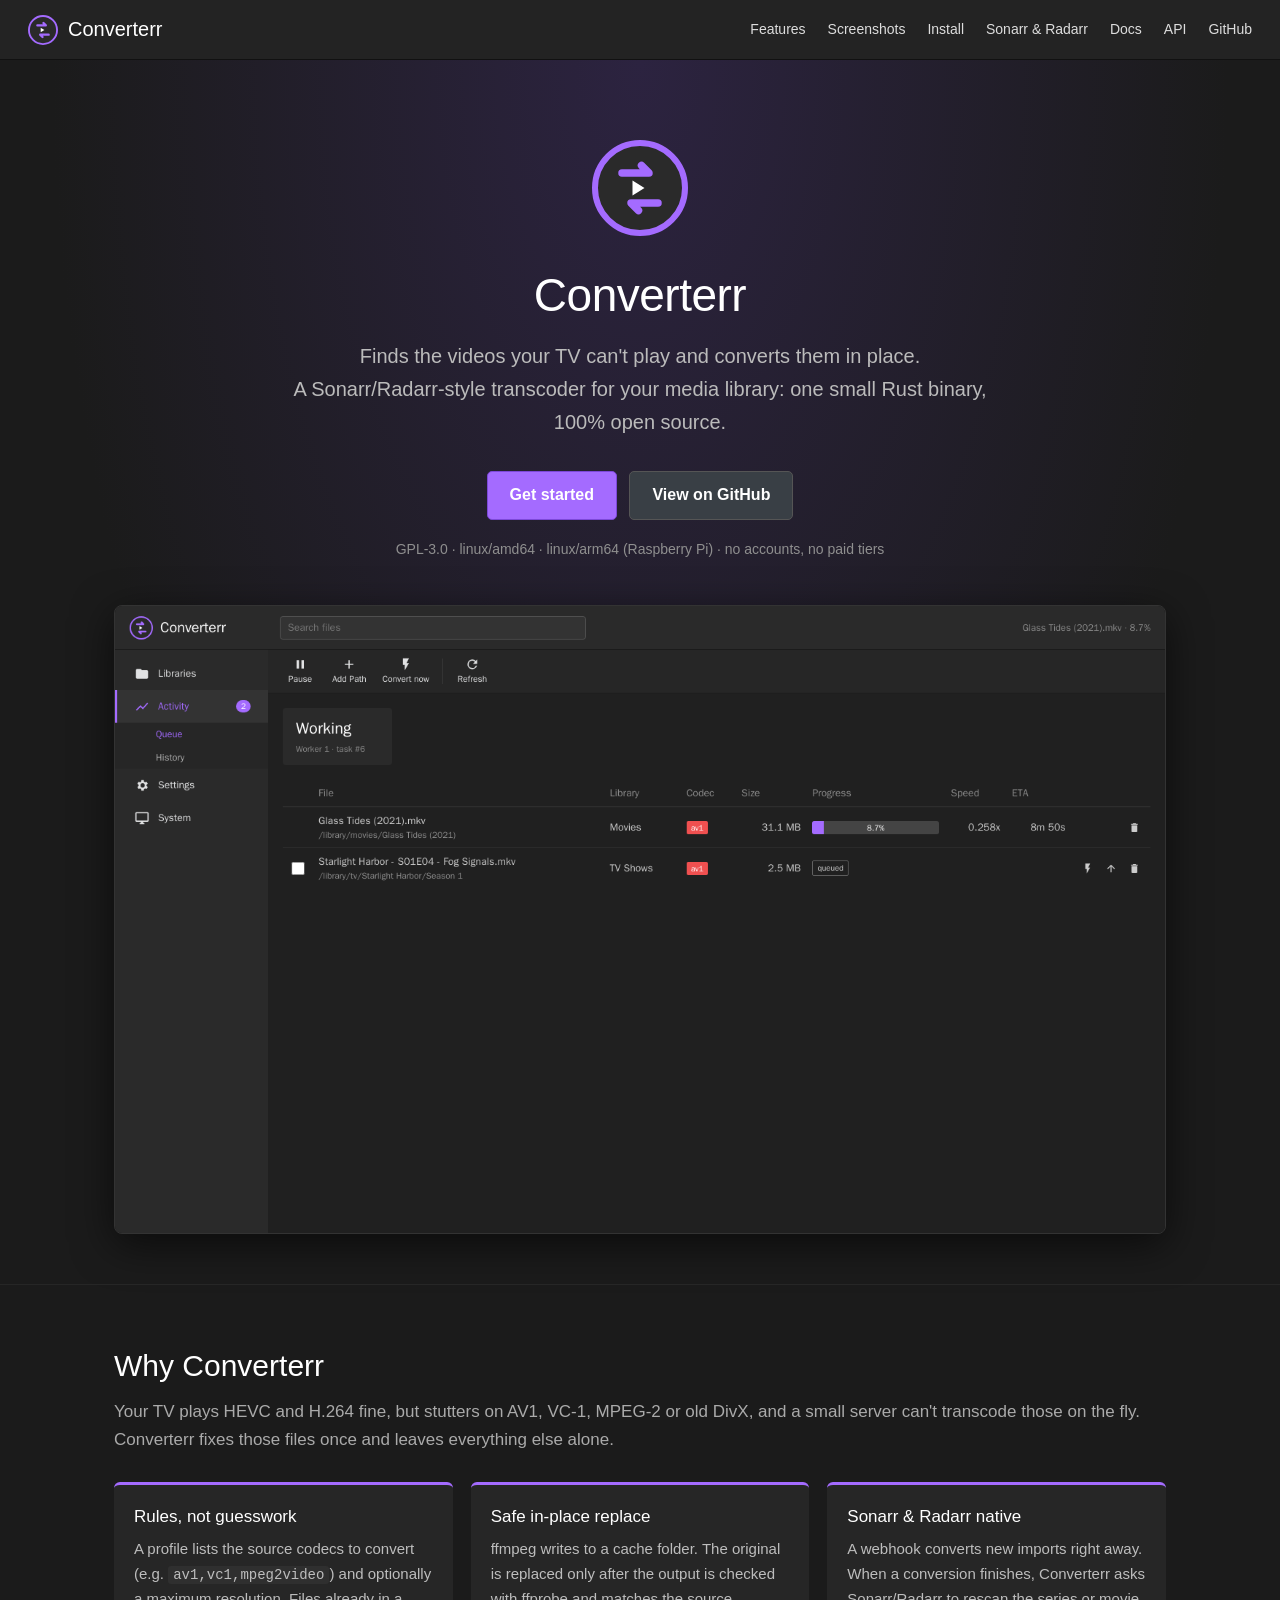
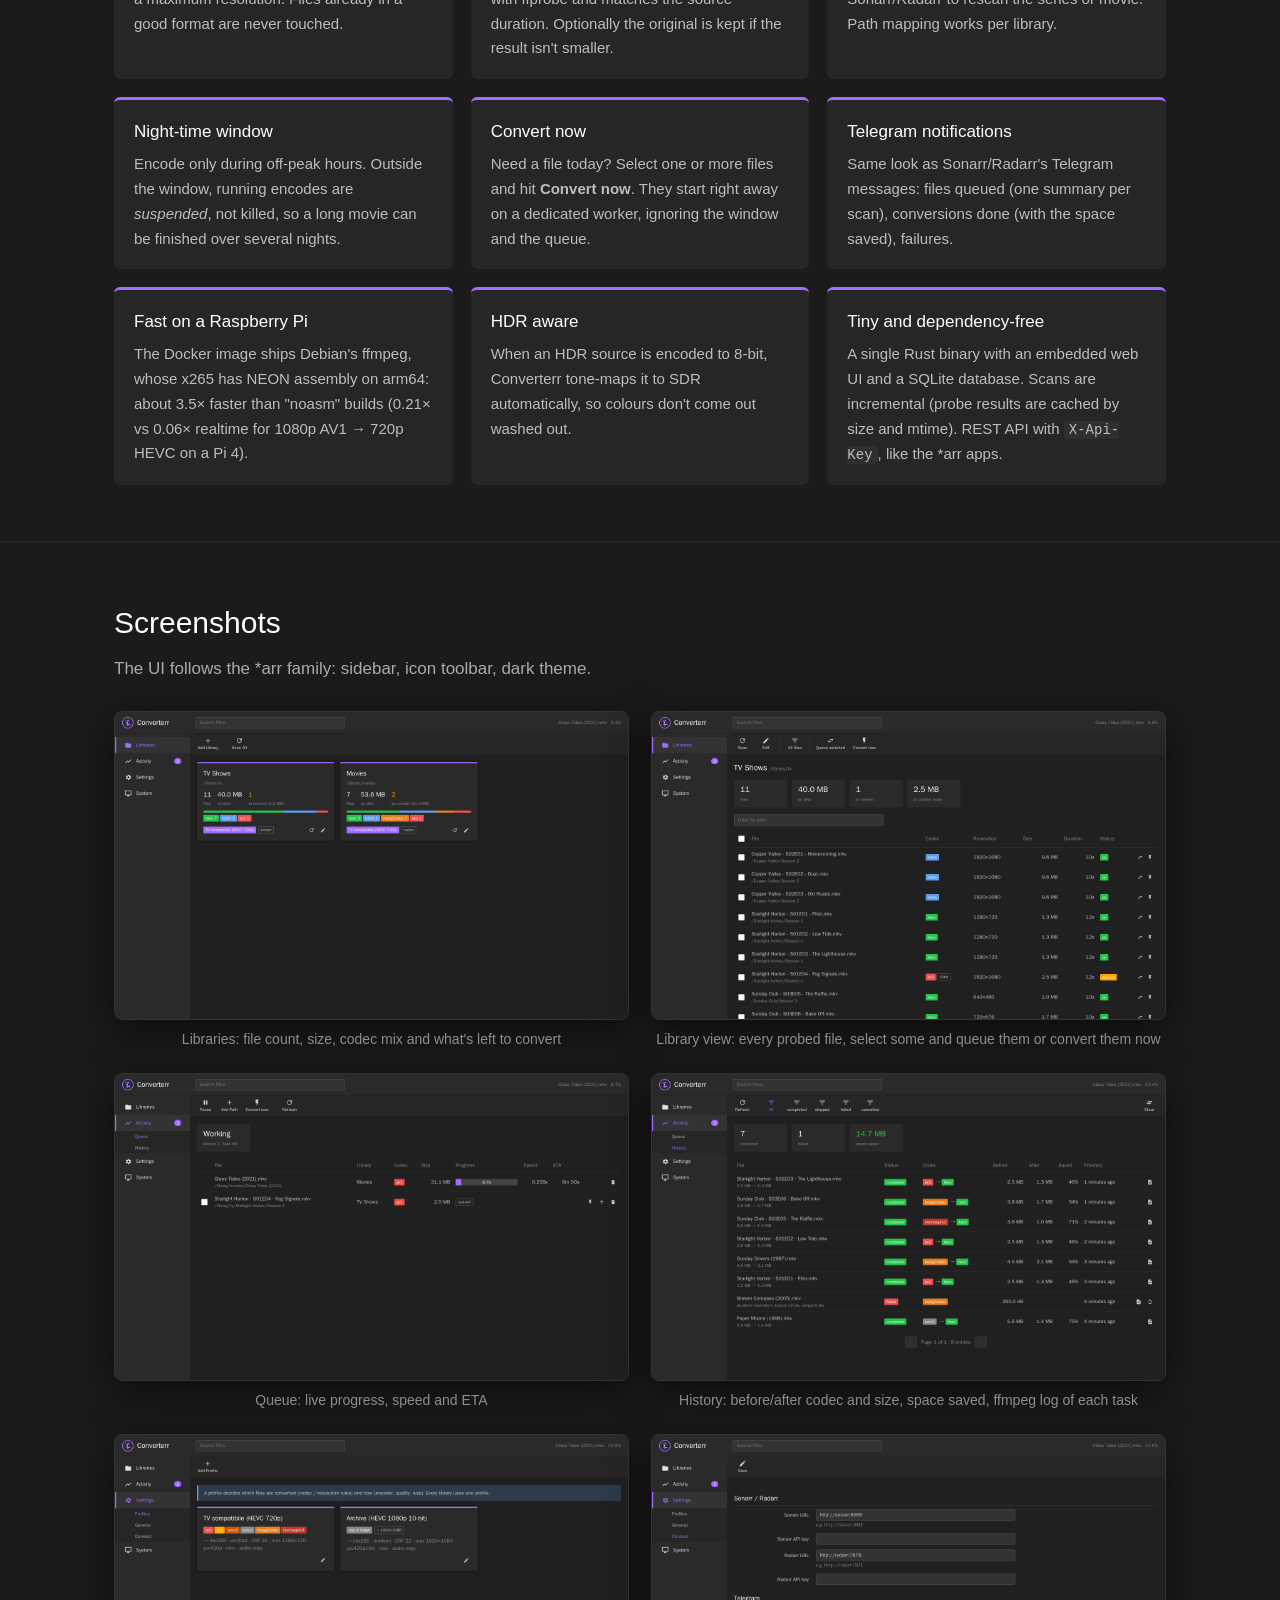
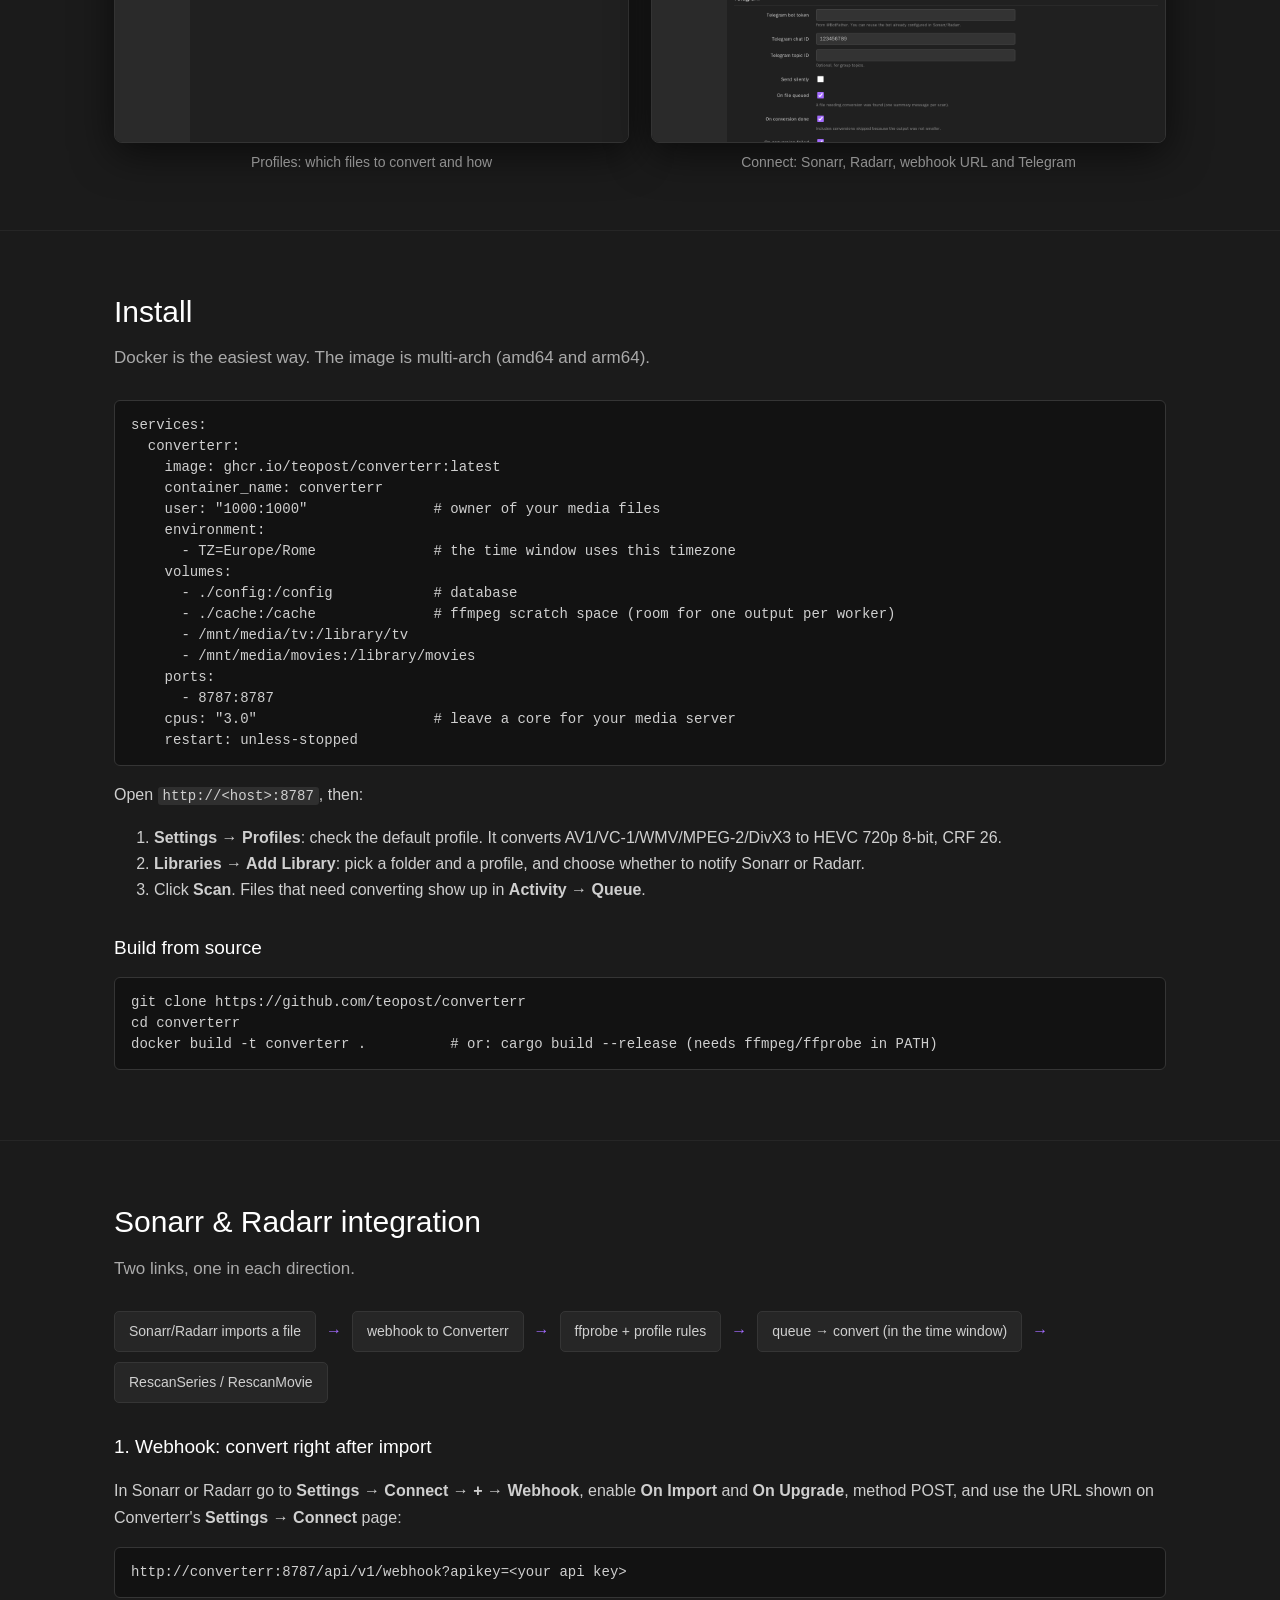
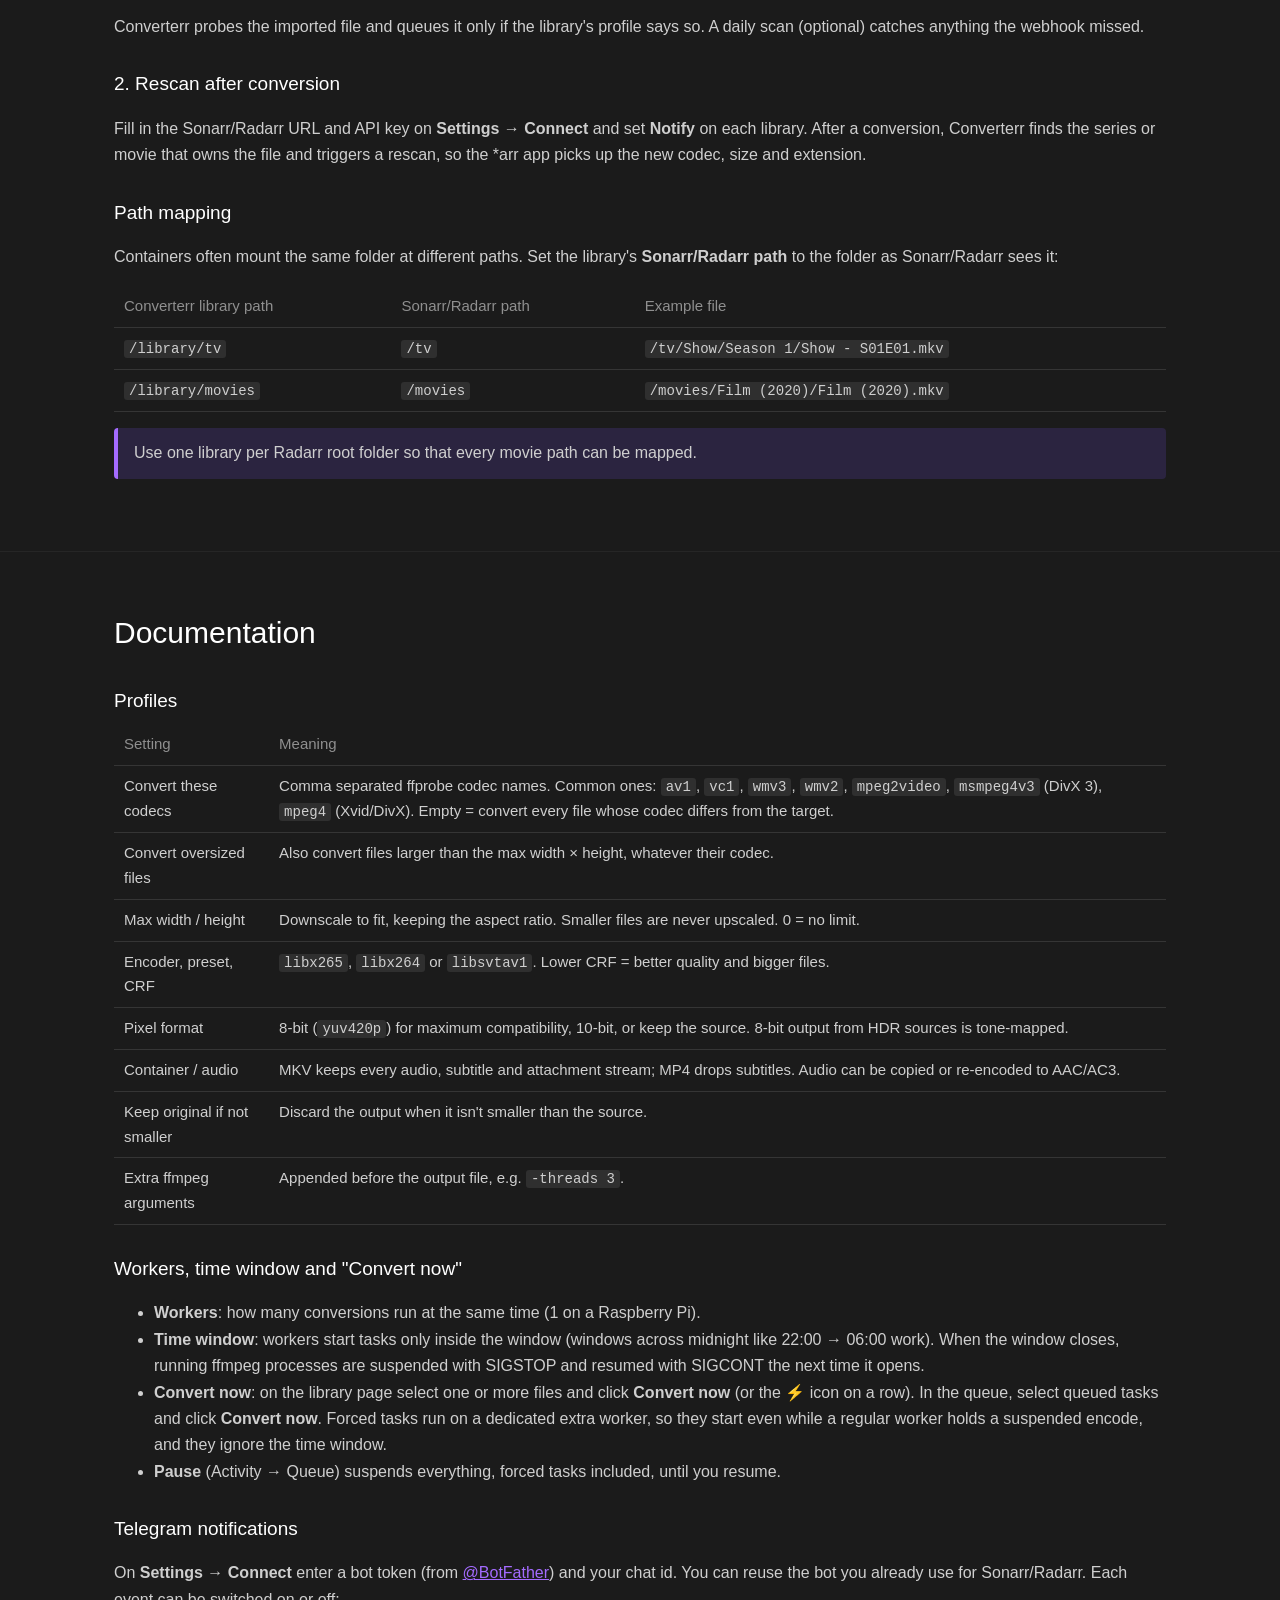
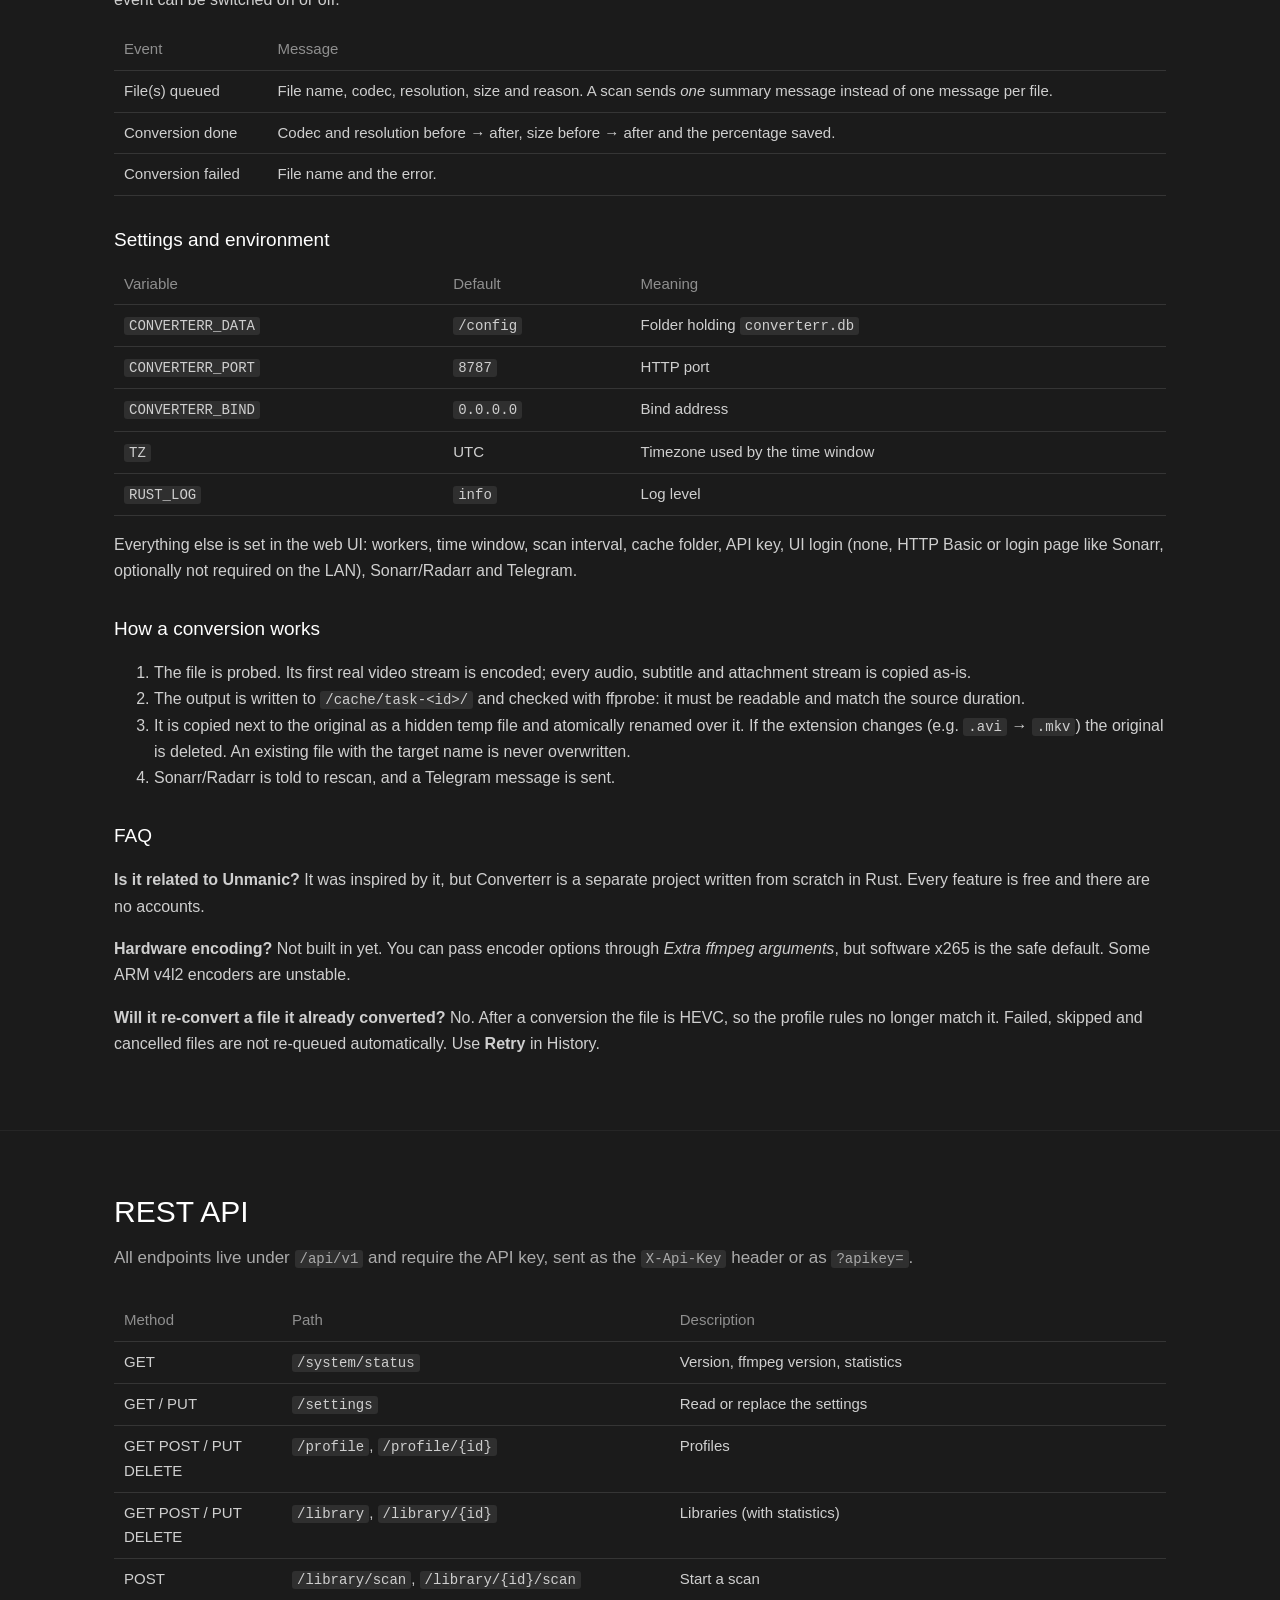
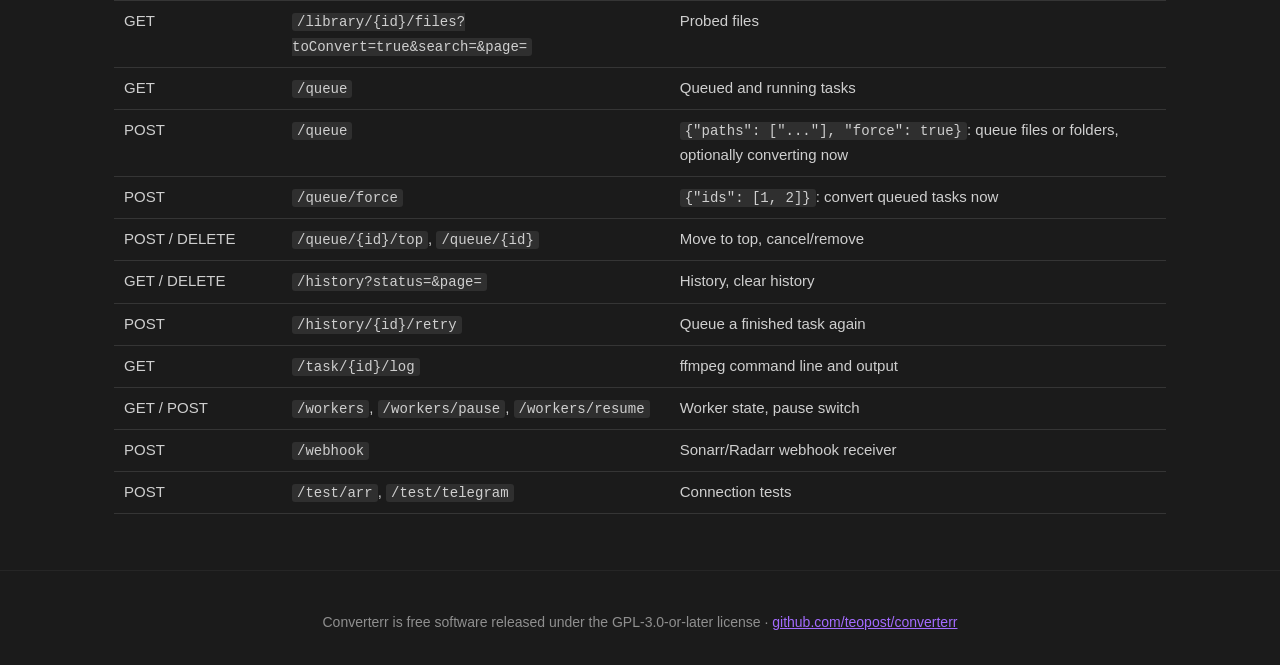
<file: docs/index.html>
<!doctype html>
<html lang="en">
<head>
  <meta charset="utf-8">
  <meta name="viewport" content="width=device-width, initial-scale=1">
  <title>Converterr — automatic media library transcoder for the *arr stack</title>
  <meta name="description" content="Converterr finds the videos your TV can't play and converts them in place with ffmpeg. Sonarr/Radarr-style web UI, webhooks, Telegram notifications. Single Rust binary, 100% open source.">
  <link rel="icon" href="logo.svg">
  <style>
    :root { --accent:#a46bff; --accent-dark:#7d48d9; --bg:#1b1b1b; --panel:#262626; --border:#353535; --text:#cfcfcf; --dim:#8f8f8f; --white:#fff; }
    * { box-sizing: border-box; }
    html { scroll-behavior: smooth; }
    body { margin:0; background:var(--bg); color:var(--text); font:16px/1.65 -apple-system,BlinkMacSystemFont,"Segoe UI",Roboto,"Helvetica Neue",Arial,sans-serif; }
    a { color:var(--accent); }
    code, pre { font-family: ui-monospace,SFMono-Regular,Menlo,Consolas,monospace; font-size: 14px; }
    code { background:#2f2f2f; padding:1px 5px; border-radius:3px; }
    pre { background:#121212; border:1px solid var(--border); border-radius:6px; padding:14px 16px; overflow-x:auto; line-height:1.5; }
    pre code { background:none; padding:0; }
    nav { position:sticky; top:0; z-index:10; display:flex; align-items:center; gap:22px; padding:0 28px; height:60px; background:#232323; border-bottom:1px solid #111; }
    nav .brand { display:flex; align-items:center; gap:10px; color:var(--white); font-size:20px; font-weight:300; text-decoration:none; margin-right:auto; }
    nav .brand img { width:30px; height:30px; }
    nav a.l { color:#ddd; text-decoration:none; font-size:14px; }
    nav a.l:hover { color:var(--accent); }
    .wrap { max-width:1100px; margin:0 auto; padding:0 24px; }
    header.hero { padding:80px 0 50px; text-align:center; background:radial-gradient(ellipse at top, #2c2340 0%, var(--bg) 65%); }
    .hero img.logo { width:96px; height:96px; }
    .hero h1 { margin:14px 0 6px; color:var(--white); font-size:46px; font-weight:300; letter-spacing:-.5px; }
    .hero p.tag { max-width:720px; margin:0 auto 28px; font-size:20px; color:#bbb; }
    .btn { display:inline-block; padding:10px 22px; margin:4px; border-radius:5px; background:#393f45; color:var(--white); text-decoration:none; font-weight:600; border:1px solid #555; }
    .btn.primary { background:var(--accent); border-color:var(--accent-dark); }
    .btn:hover { filter:brightness(1.1); }
    .hero .shot { margin-top:44px; }
    .shot img { width:100%; border-radius:8px; border:1px solid #333; box-shadow:0 10px 40px rgba(0,0,0,.6); display:block; }
    .badges { margin-top:14px; color:var(--dim); font-size:14px; }
    section { padding:56px 0; border-top:1px solid #262626; }
    h2 { color:var(--white); font-size:30px; font-weight:400; margin:0 0 8px; }
    h3 { color:var(--white); font-size:19px; font-weight:500; margin:28px 0 8px; }
    .lead { color:#aaa; margin:0 0 28px; font-size:17px; }
    .grid { display:grid; grid-template-columns:repeat(auto-fill,minmax(300px,1fr)); gap:18px; }
    .card { background:var(--panel); border-radius:6px; padding:18px 20px; border-top:3px solid var(--accent); }
    .card h4 { margin:0 0 6px; color:var(--white); font-size:17px; font-weight:500; }
    .card p { margin:0; font-size:15px; color:#bdbdbd; }
    .gallery { display:grid; grid-template-columns:repeat(auto-fill,minmax(480px,1fr)); gap:22px; }
    .gallery figure { margin:0; }
    .gallery figcaption { margin-top:8px; color:var(--dim); font-size:14px; text-align:center; }
    table { width:100%; border-collapse:collapse; font-size:15px; }
    th, td { text-align:left; padding:8px 10px; border-bottom:1px solid var(--border); vertical-align:top; }
    th { color:var(--dim); font-weight:500; }
    .flow { display:flex; flex-wrap:wrap; align-items:center; gap:10px; margin:18px 0; }
    .flow span { background:var(--panel); padding:8px 14px; border-radius:5px; border:1px solid var(--border); font-size:14px; }
    .flow b { color:var(--accent); }
    .note { background:#2b2440; border-left:4px solid var(--accent); padding:12px 16px; border-radius:4px; margin:16px 0; }
    footer { padding:40px 0; text-align:center; color:var(--dim); font-size:14px; border-top:1px solid #262626; }
    @media (max-width:700px) { nav a.l { display:none; } .hero h1 { font-size:34px; } .gallery { grid-template-columns:1fr; } }
  </style>
</head>
<body>
<nav>
  <a class="brand" href="#"><img src="logo.svg" alt="">Converterr</a>
  <a class="l" href="#features">Features</a>
  <a class="l" href="#screenshots">Screenshots</a>
  <a class="l" href="#install">Install</a>
  <a class="l" href="#arr">Sonarr &amp; Radarr</a>
  <a class="l" href="#docs">Docs</a>
  <a class="l" href="#api">API</a>
  <a class="l" href="https://github.com/teopost/converterr">GitHub</a>
</nav>

<header class="hero">
  <div class="wrap">
    <img class="logo" src="logo.svg" alt="Converterr logo">
    <h1>Converterr</h1>
    <p class="tag">Finds the videos your TV can't play and converts them in place.<br>A Sonarr/Radarr-style transcoder for your media library: one small Rust binary, 100% open source.</p>
    <a class="btn primary" href="#install">Get started</a>
    <a class="btn" href="https://github.com/teopost/converterr">View on GitHub</a>
    <div class="badges">GPL-3.0 · linux/amd64 · linux/arm64 (Raspberry Pi) · no accounts, no paid tiers</div>
    <div class="shot"><img src="screenshots/queue.png" alt="Converterr activity queue"></div>
  </div>
</header>

<section id="features">
  <div class="wrap">
    <h2>Why Converterr</h2>
    <p class="lead">Your TV plays HEVC and H.264 fine, but stutters on AV1, VC-1, MPEG-2 or old DivX, and a small server can't transcode those on the fly. Converterr fixes those files once and leaves everything else alone.</p>
    <div class="grid">
      <div class="card"><h4>Rules, not guesswork</h4><p>A profile lists the source codecs to convert (e.g. <code>av1,vc1,mpeg2video</code>) and optionally a maximum resolution. Files already in a good format are never touched.</p></div>
      <div class="card"><h4>Safe in-place replace</h4><p>ffmpeg writes to a cache folder. The original is replaced only after the output is checked with ffprobe and matches the source duration. Optionally the original is kept if the result isn't smaller.</p></div>
      <div class="card"><h4>Sonarr &amp; Radarr native</h4><p>A webhook converts new imports right away. When a conversion finishes, Converterr asks Sonarr/Radarr to rescan the series or movie. Path mapping works per library.</p></div>
      <div class="card"><h4>Night-time window</h4><p>Encode only during off-peak hours. Outside the window, running encodes are <em>suspended</em>, not killed, so a long movie can be finished over several nights.</p></div>
      <div class="card"><h4>Convert now</h4><p>Need a file today? Select one or more files and hit <b>Convert now</b>. They start right away on a dedicated worker, ignoring the window and the queue.</p></div>
      <div class="card"><h4>Telegram notifications</h4><p>Same look as Sonarr/Radarr's Telegram messages: files queued (one summary per scan), conversions done (with the space saved), failures.</p></div>
      <div class="card"><h4>Fast on a Raspberry Pi</h4><p>The Docker image ships Debian's ffmpeg, whose x265 has NEON assembly on arm64: about 3.5× faster than "noasm" builds (0.21× vs 0.06× realtime for 1080p AV1 → 720p HEVC on a Pi 4).</p></div>
      <div class="card"><h4>HDR aware</h4><p>When an HDR source is encoded to 8-bit, Converterr tone-maps it to SDR automatically, so colours don't come out washed out.</p></div>
      <div class="card"><h4>Tiny and dependency-free</h4><p>A single Rust binary with an embedded web UI and a SQLite database. Scans are incremental (probe results are cached by size and mtime). REST API with <code>X-Api-Key</code>, like the *arr apps.</p></div>
    </div>
  </div>
</section>

<section id="screenshots">
  <div class="wrap">
    <h2>Screenshots</h2>
    <p class="lead">The UI follows the *arr family: sidebar, icon toolbar, dark theme.</p>
    <div class="gallery">
      <figure class="shot"><img src="screenshots/libraries.png" alt="Libraries"><figcaption>Libraries: file count, size, codec mix and what's left to convert</figcaption></figure>
      <figure class="shot"><img src="screenshots/library.png" alt="Library files"><figcaption>Library view: every probed file, select some and queue them or convert them now</figcaption></figure>
      <figure class="shot"><img src="screenshots/queue.png" alt="Queue"><figcaption>Queue: live progress, speed and ETA</figcaption></figure>
      <figure class="shot"><img src="screenshots/history.png" alt="History"><figcaption>History: before/after codec and size, space saved, ffmpeg log of each task</figcaption></figure>
      <figure class="shot"><img src="screenshots/profiles.png" alt="Profiles"><figcaption>Profiles: which files to convert and how</figcaption></figure>
      <figure class="shot"><img src="screenshots/connect.png" alt="Connect"><figcaption>Connect: Sonarr, Radarr, webhook URL and Telegram</figcaption></figure>
    </div>
  </div>
</section>

<section id="install">
  <div class="wrap">
    <h2>Install</h2>
    <p class="lead">Docker is the easiest way. The image is multi-arch (amd64 and arm64).</p>
<pre><code>services:
  converterr:
    image: ghcr.io/teopost/converterr:latest
    container_name: converterr
    user: "1000:1000"               # owner of your media files
    environment:
      - TZ=Europe/Rome              # the time window uses this timezone
    volumes:
      - ./config:/config            # database
      - ./cache:/cache              # ffmpeg scratch space (room for one output per worker)
      - /mnt/media/tv:/library/tv
      - /mnt/media/movies:/library/movies
    ports:
      - 8787:8787
    cpus: "3.0"                     # leave a core for your media server
    restart: unless-stopped</code></pre>
    <p>Open <code>http://&lt;host&gt;:8787</code>, then:</p>
    <ol>
      <li><b>Settings → Profiles</b>: check the default profile. It converts AV1/VC-1/WMV/MPEG-2/DivX3 to HEVC 720p 8-bit, CRF 26.</li>
      <li><b>Libraries → Add Library</b>: pick a folder and a profile, and choose whether to notify Sonarr or Radarr.</li>
      <li>Click <b>Scan</b>. Files that need converting show up in <b>Activity → Queue</b>.</li>
    </ol>
    <h3>Build from source</h3>
<pre><code>git clone https://github.com/teopost/converterr
cd converterr
docker build -t converterr .          # or: cargo build --release (needs ffmpeg/ffprobe in PATH)</code></pre>
  </div>
</section>

<section id="arr">
  <div class="wrap">
    <h2>Sonarr &amp; Radarr integration</h2>
    <p class="lead">Two links, one in each direction.</p>
    <div class="flow">
      <span>Sonarr/Radarr imports a file</span><b>→</b>
      <span>webhook to Converterr</span><b>→</b>
      <span>ffprobe + profile rules</span><b>→</b>
      <span>queue → convert (in the time window)</span><b>→</b>
      <span>RescanSeries / RescanMovie</span>
    </div>
    <h3>1. Webhook: convert right after import</h3>
    <p>In Sonarr or Radarr go to <b>Settings → Connect → + → Webhook</b>, enable <b>On Import</b> and <b>On Upgrade</b>, method POST, and use the URL shown on Converterr's <b>Settings → Connect</b> page:</p>
<pre><code>http://converterr:8787/api/v1/webhook?apikey=&lt;your api key&gt;</code></pre>
    <p>Converterr probes the imported file and queues it only if the library's profile says so. A daily scan (optional) catches anything the webhook missed.</p>
    <h3>2. Rescan after conversion</h3>
    <p>Fill in the Sonarr/Radarr URL and API key on <b>Settings → Connect</b> and set <b>Notify</b> on each library. After a conversion, Converterr finds the series or movie that owns the file and triggers a rescan, so the *arr app picks up the new codec, size and extension.</p>
    <h3>Path mapping</h3>
    <p>Containers often mount the same folder at different paths. Set the library's <b>Sonarr/Radarr path</b> to the folder as Sonarr/Radarr sees it:</p>
    <table>
      <tr><th>Converterr library path</th><th>Sonarr/Radarr path</th><th>Example file</th></tr>
      <tr><td><code>/library/tv</code></td><td><code>/tv</code></td><td><code>/tv/Show/Season 1/Show - S01E01.mkv</code></td></tr>
      <tr><td><code>/library/movies</code></td><td><code>/movies</code></td><td><code>/movies/Film (2020)/Film (2020).mkv</code></td></tr>
    </table>
    <div class="note">Use one library per Radarr root folder so that every movie path can be mapped.</div>
  </div>
</section>

<section id="docs">
  <div class="wrap">
    <h2>Documentation</h2>

    <h3>Profiles</h3>
    <table>
      <tr><th>Setting</th><th>Meaning</th></tr>
      <tr><td>Convert these codecs</td><td>Comma separated ffprobe codec names. Common ones: <code>av1</code>, <code>vc1</code>, <code>wmv3</code>, <code>wmv2</code>, <code>mpeg2video</code>, <code>msmpeg4v3</code> (DivX 3), <code>mpeg4</code> (Xvid/DivX). Empty = convert every file whose codec differs from the target.</td></tr>
      <tr><td>Convert oversized files</td><td>Also convert files larger than the max width × height, whatever their codec.</td></tr>
      <tr><td>Max width / height</td><td>Downscale to fit, keeping the aspect ratio. Smaller files are never upscaled. 0 = no limit.</td></tr>
      <tr><td>Encoder, preset, CRF</td><td><code>libx265</code>, <code>libx264</code> or <code>libsvtav1</code>. Lower CRF = better quality and bigger files.</td></tr>
      <tr><td>Pixel format</td><td>8-bit (<code>yuv420p</code>) for maximum compatibility, 10-bit, or keep the source. 8-bit output from HDR sources is tone-mapped.</td></tr>
      <tr><td>Container / audio</td><td>MKV keeps every audio, subtitle and attachment stream; MP4 drops subtitles. Audio can be copied or re-encoded to AAC/AC3.</td></tr>
      <tr><td>Keep original if not smaller</td><td>Discard the output when it isn't smaller than the source.</td></tr>
      <tr><td>Extra ffmpeg arguments</td><td>Appended before the output file, e.g. <code>-threads 3</code>.</td></tr>
    </table>

    <h3>Workers, time window and "Convert now"</h3>
    <ul>
      <li><b>Workers</b>: how many conversions run at the same time (1 on a Raspberry Pi).</li>
      <li><b>Time window</b>: workers start tasks only inside the window (windows across midnight like 22:00 → 06:00 work). When the window closes, running ffmpeg processes are suspended with SIGSTOP and resumed with SIGCONT the next time it opens.</li>
      <li><b>Convert now</b>: on the library page select one or more files and click <b>Convert now</b> (or the ⚡ icon on a row). In the queue, select queued tasks and click <b>Convert now</b>. Forced tasks run on a dedicated extra worker, so they start even while a regular worker holds a suspended encode, and they ignore the time window.</li>
      <li><b>Pause</b> (Activity → Queue) suspends everything, forced tasks included, until you resume.</li>
    </ul>

    <h3>Telegram notifications</h3>
    <p>On <b>Settings → Connect</b> enter a bot token (from <a href="https://t.me/BotFather">@BotFather</a>) and your chat id. You can reuse the bot you already use for Sonarr/Radarr. Each event can be switched on or off:</p>
    <table>
      <tr><th>Event</th><th>Message</th></tr>
      <tr><td>File(s) queued</td><td>File name, codec, resolution, size and reason. A scan sends <em>one</em> summary message instead of one message per file.</td></tr>
      <tr><td>Conversion done</td><td>Codec and resolution before → after, size before → after and the percentage saved.</td></tr>
      <tr><td>Conversion failed</td><td>File name and the error.</td></tr>
    </table>

    <h3>Settings and environment</h3>
    <table>
      <tr><th>Variable</th><th>Default</th><th>Meaning</th></tr>
      <tr><td><code>CONVERTERR_DATA</code></td><td><code>/config</code></td><td>Folder holding <code>converterr.db</code></td></tr>
      <tr><td><code>CONVERTERR_PORT</code></td><td><code>8787</code></td><td>HTTP port</td></tr>
      <tr><td><code>CONVERTERR_BIND</code></td><td><code>0.0.0.0</code></td><td>Bind address</td></tr>
      <tr><td><code>TZ</code></td><td>UTC</td><td>Timezone used by the time window</td></tr>
      <tr><td><code>RUST_LOG</code></td><td><code>info</code></td><td>Log level</td></tr>
    </table>
    <p>Everything else is set in the web UI: workers, time window, scan interval, cache folder, API key, UI login (none, HTTP Basic or login page like Sonarr, optionally not required on the LAN), Sonarr/Radarr and Telegram.</p>

    <h3>How a conversion works</h3>
    <ol>
      <li>The file is probed. Its first real video stream is encoded; every audio, subtitle and attachment stream is copied as-is.</li>
      <li>The output is written to <code>/cache/task-&lt;id&gt;/</code> and checked with ffprobe: it must be readable and match the source duration.</li>
      <li>It is copied next to the original as a hidden temp file and atomically renamed over it. If the extension changes (e.g. <code>.avi</code> → <code>.mkv</code>) the original is deleted. An existing file with the target name is never overwritten.</li>
      <li>Sonarr/Radarr is told to rescan, and a Telegram message is sent.</li>
    </ol>

    <h3>FAQ</h3>
    <p><b>Is it related to Unmanic?</b> It was inspired by it, but Converterr is a separate project written from scratch in Rust. Every feature is free and there are no accounts.</p>
    <p><b>Hardware encoding?</b> Not built in yet. You can pass encoder options through <i>Extra ffmpeg arguments</i>, but software x265 is the safe default. Some ARM v4l2 encoders are unstable.</p>
    <p><b>Will it re-convert a file it already converted?</b> No. After a conversion the file is HEVC, so the profile rules no longer match it. Failed, skipped and cancelled files are not re-queued automatically. Use <b>Retry</b> in History.</p>
  </div>
</section>

<section id="api">
  <div class="wrap">
    <h2>REST API</h2>
    <p class="lead">All endpoints live under <code>/api/v1</code> and require the API key, sent as the <code>X-Api-Key</code> header or as <code>?apikey=</code>.</p>
    <table>
      <tr><th>Method</th><th>Path</th><th>Description</th></tr>
      <tr><td>GET</td><td><code>/system/status</code></td><td>Version, ffmpeg version, statistics</td></tr>
      <tr><td>GET / PUT</td><td><code>/settings</code></td><td>Read or replace the settings</td></tr>
      <tr><td>GET POST / PUT DELETE</td><td><code>/profile</code>, <code>/profile/{id}</code></td><td>Profiles</td></tr>
      <tr><td>GET POST / PUT DELETE</td><td><code>/library</code>, <code>/library/{id}</code></td><td>Libraries (with statistics)</td></tr>
      <tr><td>POST</td><td><code>/library/scan</code>, <code>/library/{id}/scan</code></td><td>Start a scan</td></tr>
      <tr><td>GET</td><td><code>/library/{id}/files?toConvert=true&amp;search=&amp;page=</code></td><td>Probed files</td></tr>
      <tr><td>GET</td><td><code>/queue</code></td><td>Queued and running tasks</td></tr>
      <tr><td>POST</td><td><code>/queue</code></td><td><code>{"paths": ["..."], "force": true}</code>: queue files or folders, optionally converting now</td></tr>
      <tr><td>POST</td><td><code>/queue/force</code></td><td><code>{"ids": [1, 2]}</code>: convert queued tasks now</td></tr>
      <tr><td>POST / DELETE</td><td><code>/queue/{id}/top</code>, <code>/queue/{id}</code></td><td>Move to top, cancel/remove</td></tr>
      <tr><td>GET / DELETE</td><td><code>/history?status=&amp;page=</code></td><td>History, clear history</td></tr>
      <tr><td>POST</td><td><code>/history/{id}/retry</code></td><td>Queue a finished task again</td></tr>
      <tr><td>GET</td><td><code>/task/{id}/log</code></td><td>ffmpeg command line and output</td></tr>
      <tr><td>GET / POST</td><td><code>/workers</code>, <code>/workers/pause</code>, <code>/workers/resume</code></td><td>Worker state, pause switch</td></tr>
      <tr><td>POST</td><td><code>/webhook</code></td><td>Sonarr/Radarr webhook receiver</td></tr>
      <tr><td>POST</td><td><code>/test/arr</code>, <code>/test/telegram</code></td><td>Connection tests</td></tr>
    </table>
  </div>
</section>

<footer>
  Converterr is free software released under the GPL-3.0-or-later license ·
  <a href="https://github.com/teopost/converterr">github.com/teopost/converterr</a>
</footer>
</body>
</html>
</file>
